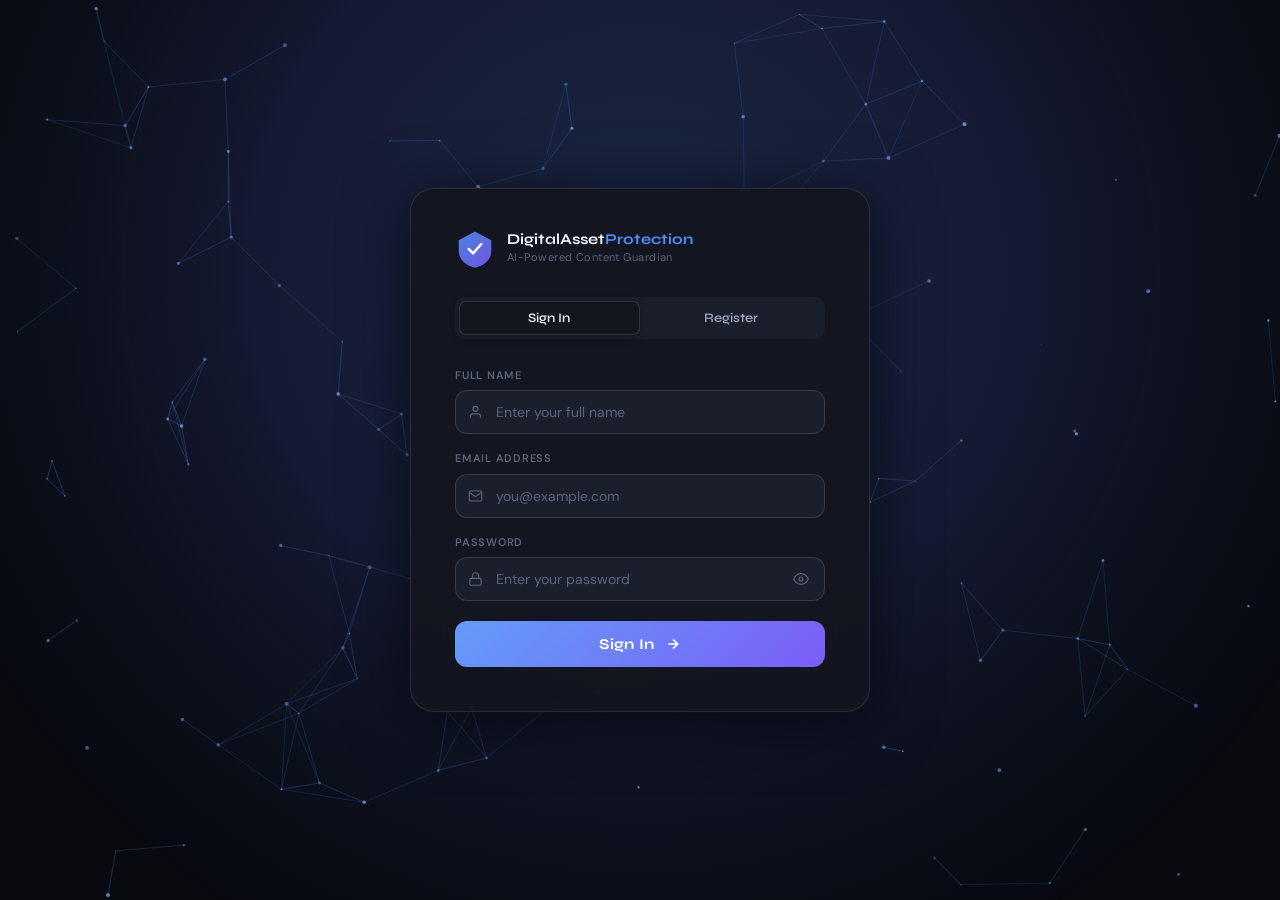
<file: frontend/index.html>
<!DOCTYPE html>
<html lang="en">
<head>
  <meta charset="UTF-8" />
  <meta name="viewport" content="width=device-width, initial-scale=1.0" />
  <title>DigitalAsset Protection — Login</title>
  <link rel="stylesheet" href="css/global.css" />
  <link rel="stylesheet" href="css/login.css" />
  <link rel="preconnect" href="https://fonts.googleapis.com" />
  <link href="https://fonts.googleapis.com/css2?family=Syne:wght@400;600;700;800&family=DM+Sans:wght@300;400;500&display=swap" rel="stylesheet" />
</head>
<body>
  <div class="login-bg"><canvas id="bg-canvas"></canvas></div>

  <main class="login-wrap">
    <div class="login-card">

      <div class="brand">
        <div class="brand-logo">
          <svg viewBox="0 0 32 32" fill="none">
            <path d="M16 2L3 9v9c0 6.075 5.57 11.465 13 13 7.43-1.535 13-6.925 13-13V9L16 2z" fill="url(#lg1)" opacity="0.9"/>
            <path d="M11 16l3.5 3.5L21 12" stroke="#fff" stroke-width="2" stroke-linecap="round" stroke-linejoin="round"/>
            <defs><linearGradient id="lg1" x1="3" y1="2" x2="29" y2="31" gradientUnits="userSpaceOnUse"><stop stop-color="#4f8ef7"/><stop offset="1" stop-color="#7c5df7"/></linearGradient></defs>
          </svg>
        </div>
        <div class="brand-text">
          <span class="brand-name">DigitalAsset<em>Protection</em></span>
          <span class="brand-tagline">AI-Powered Content Guardian</span>
        </div>
      </div>

      <!-- Tabs -->
      <div class="auth-tabs">
        <button class="tab active" id="tab-login" onclick="switchTab('login')">Sign In</button>
        <button class="tab" id="tab-register" onclick="switchTab('register')">Register</button>
        <div class="tab-indicator" id="tab-indicator"></div>
      </div>

      <!-- LOGIN FORM -->
      <form class="auth-form" id="form-login" onsubmit="handleLogin(event)">
        <div class="field-group">
          <label>Full Name</label>
          <div class="input-wrap">
            <svg class="input-icon" viewBox="0 0 24 24" fill="none" stroke="currentColor" stroke-width="1.8"><path d="M20 21v-2a4 4 0 00-4-4H8a4 4 0 00-4 4v2"/><circle cx="12" cy="7" r="4"/></svg>
            <input type="text" id="login-name" placeholder="Enter your full name" autocomplete="name" required />
          </div>
        </div>
        <div class="field-group">
          <label>Email Address</label>
          <div class="input-wrap">
            <svg class="input-icon" viewBox="0 0 24 24" fill="none" stroke="currentColor" stroke-width="1.8"><path d="M4 4h16c1.1 0 2 .9 2 2v12c0 1.1-.9 2-2 2H4c-1.1 0-2-.9-2-2V6c0-1.1.9-2 2-2z"/><polyline points="22,6 12,13 2,6"/></svg>
            <input type="email" id="login-email" placeholder="you@example.com" autocomplete="email" required />
          </div>
        </div>
        <div class="field-group">
          <label>Password</label>
          <div class="input-wrap">
            <svg class="input-icon" viewBox="0 0 24 24" fill="none" stroke="currentColor" stroke-width="1.8"><rect x="3" y="11" width="18" height="11" rx="2"/><path d="M7 11V7a5 5 0 0110 0v4"/></svg>
            <input type="password" id="login-password" placeholder="Enter your password" autocomplete="current-password" required />
            <button type="button" class="eye-btn" onclick="togglePwd('login-password', this)">
              <svg viewBox="0 0 24 24" fill="none" stroke="currentColor" stroke-width="1.8"><path d="M1 12s4-8 11-8 11 8 11 8-4 8-11 8-11-8-11-8z"/><circle cx="12" cy="12" r="3"/></svg>
            </button>
          </div>
        </div>
        <div class="error-msg" id="login-error"></div>
        <button type="submit" class="btn-auth" id="login-btn">
          <span class="btn-text">Sign In</span>
          <div class="btn-spinner"></div>
          <svg class="btn-arrow" width="16" height="16" viewBox="0 0 24 24" fill="none" stroke="currentColor" stroke-width="2.5"><line x1="5" y1="12" x2="19" y2="12"/><polyline points="12,5 19,12 12,19"/></svg>
        </button>
      </form>

      <!-- REGISTER FORM -->
      <form class="auth-form hidden" id="form-register" onsubmit="handleRegister(event)">
        <div class="field-group">
          <label>Full Name</label>
          <div class="input-wrap">
            <svg class="input-icon" viewBox="0 0 24 24" fill="none" stroke="currentColor" stroke-width="1.8"><path d="M20 21v-2a4 4 0 00-4-4H8a4 4 0 00-4 4v2"/><circle cx="12" cy="7" r="4"/></svg>
            <input type="text" id="reg-name" placeholder="Your full name" required />
          </div>
        </div>
        <div class="field-group">
          <label>Email Address</label>
          <div class="input-wrap">
            <svg class="input-icon" viewBox="0 0 24 24" fill="none" stroke="currentColor" stroke-width="1.8"><path d="M4 4h16c1.1 0 2 .9 2 2v12c0 1.1-.9 2-2 2H4c-1.1 0-2-.9-2-2V6c0-1.1.9-2 2-2z"/><polyline points="22,6 12,13 2,6"/></svg>
            <input type="email" id="reg-email" placeholder="you@example.com" required />
          </div>
        </div>
        <div class="field-group">
          <label>Password</label>
          <div class="input-wrap">
            <svg class="input-icon" viewBox="0 0 24 24" fill="none" stroke="currentColor" stroke-width="1.8"><rect x="3" y="11" width="18" height="11" rx="2"/><path d="M7 11V7a5 5 0 0110 0v4"/></svg>
            <input type="password" id="reg-password" placeholder="Create a password" required />
            <button type="button" class="eye-btn" onclick="togglePwd('reg-password', this)">
              <svg viewBox="0 0 24 24" fill="none" stroke="currentColor" stroke-width="1.8"><path d="M1 12s4-8 11-8 11 8 11 8-4 8-11 8-11-8-11-8z"/><circle cx="12" cy="12" r="3"/></svg>
            </button>
          </div>
          <div class="strength-bar"><div class="strength-fill" id="strength-fill"></div></div>
          <span class="strength-label" id="strength-label"></span>
        </div>
        <div class="field-group">
          <label>Confirm Password</label>
          <div class="input-wrap">
            <svg class="input-icon" viewBox="0 0 24 24" fill="none" stroke="currentColor" stroke-width="1.8"><rect x="3" y="11" width="18" height="11" rx="2"/><path d="M7 11V7a5 5 0 0110 0v4"/></svg>
            <input type="password" id="reg-confirm" placeholder="Repeat your password" required />
          </div>
        </div>
        <div class="error-msg" id="reg-error"></div>
        <div class="success-msg" id="reg-success"></div>
        <button type="submit" class="btn-auth" id="reg-btn">
          <span class="btn-text">Create Account</span>
          <div class="btn-spinner"></div>
          <svg class="btn-arrow" width="16" height="16" viewBox="0 0 24 24" fill="none" stroke="currentColor" stroke-width="2.5"><line x1="5" y1="12" x2="19" y2="12"/><polyline points="12,5 19,12 12,19"/></svg>
        </button>
      </form>

    </div>
  </main>

  <script src="js/auth.js"></script>
  <script src="js/bg-effect.js"></script>
</body>
</html>
</file>
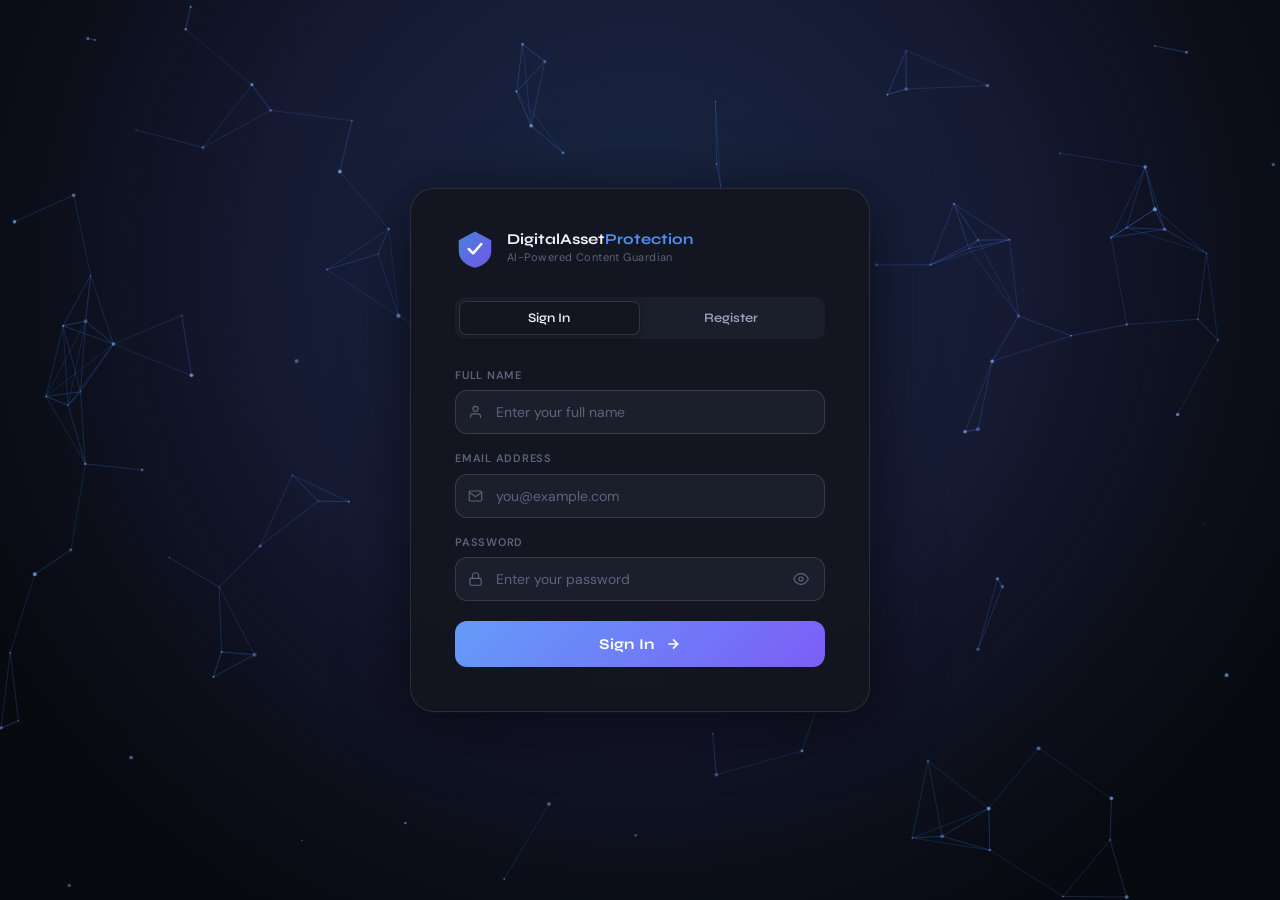
<file: frontend/pages/alerts.html>
<!DOCTYPE html>
<html lang="en">
<head>
  <meta charset="UTF-8" />
  <meta name="viewport" content="width=device-width, initial-scale=1.0" />
  <title>DigitalAsset Protection — Alerts</title>
  <link rel="stylesheet" href="../css/global.css" />
  <link rel="stylesheet" href="../css/alerts.css" />
  <link rel="preconnect" href="https://fonts.googleapis.com" />
  <link href="https://fonts.googleapis.com/css2?family=Syne:wght@400;600;700;800&family=DM+Sans:wght@300;400;500&display=swap" rel="stylesheet" />
</head>
<body>

<header class="topbar">
  <div class="topbar-left">
    <div class="topbar-logo">
      <svg viewBox="0 0 32 32" fill="none"><path d="M16 2L3 9v9c0 6.075 5.57 11.465 13 13 7.43-1.535 13-6.925 13-13V9L16 2z" fill="url(#tl1)" opacity="0.9"/><path d="M11 16l3.5 3.5L21 12" stroke="#fff" stroke-width="2" stroke-linecap="round" stroke-linejoin="round"/><defs><linearGradient id="tl1" x1="3" y1="2" x2="29" y2="31" gradientUnits="userSpaceOnUse"><stop stop-color="#4f8ef7"/><stop offset="1" stop-color="#7c5df7"/></linearGradient></defs></svg>
    </div>
    <span class="topbar-title">DigitalAsset<em>Protection</em></span>
  </div>
  <nav class="topbar-nav">
    <a href="upload.html" class="nav-link">Dashboard</a>
    <a href="alerts.html" class="nav-link active">Alerts</a>
    <a href="graph.html"  class="nav-link">Asset Graph</a>
  </nav>
  <div class="topbar-right">
    <div class="user-chip">
      <div class="avatar" id="user-avatar">U</div>
      <div class="user-info">
        <span class="user-name" id="user-name">User</span>
        <span class="user-email" id="user-email">email</span>
      </div>
    </div>
    <button class="btn-logout" onclick="logout()">Sign out</button>
  </div>
</header>

<main class="alerts-main">

  <!-- Hero -->
  <div class="alerts-hero">
    <div class="alerts-hero-inner">
      <div class="hero-left">
        <h1>Infringement Alerts</h1>
        <p>Real-time monitoring of your protected digital assets</p>
      </div>
      <div class="hero-stats" id="hero-stats">
        <div class="hero-stat">
          <span class="hero-stat-n" id="stat-total">—</span>
          <span class="hero-stat-l">Total Alerts</span>
        </div>
        <div class="hero-stat-divider"></div>
        <div class="hero-stat">
          <span class="hero-stat-n red" id="stat-high">—</span>
          <span class="hero-stat-l">High Risk</span>
        </div>
        <div class="hero-stat-divider"></div>
        <div class="hero-stat">
          <span class="hero-stat-n yellow" id="stat-medium">—</span>
          <span class="hero-stat-l">Medium Risk</span>
        </div>
      </div>
    </div>
  </div>

  <!-- Filter bar -->
  <div class="filter-bar">
    <div class="filter-bar-inner">
      <div class="filter-tabs">
        <button class="filter-tab active" onclick="filterAlerts('ALL', this)">All</button>
        <button class="filter-tab" onclick="filterAlerts('HIGH', this)">
          <span class="dot red"></span> High Risk
        </button>
        <button class="filter-tab" onclick="filterAlerts('MEDIUM', this)">
          <span class="dot yellow"></span> Medium Risk
        </button>
        <button class="filter-tab" onclick="filterAlerts('LOW', this)">
          <span class="dot green"></span> Low Risk
        </button>
      </div>
      <button class="btn-refresh" onclick="loadAlerts()">
        <svg width="14" height="14" viewBox="0 0 24 24" fill="none" stroke="currentColor" stroke-width="2.5"><polyline points="1,4 1,10 7,10"/><path d="M3.51 15a9 9 0 102.13-9.36L1 10"/></svg>
        Refresh
      </button>
    </div>
  </div>

  <!-- Alerts body -->
  <div class="alerts-body">
    <div class="alerts-grid" id="alerts-grid">
      <!-- populated by JS -->
    </div>
    <div class="alerts-empty" id="alerts-empty" style="display:none">
      <div class="empty-icon">
        <svg width="36" height="36" viewBox="0 0 24 24" fill="none" stroke="currentColor" stroke-width="1.5"><path d="M12 22s8-4 8-10V5l-8-3-8 3v7c0 6 8 10 8 10z"/><polyline points="9,12 11,14 15,10"/></svg>
      </div>
      <h3>No alerts found</h3>
      <p>Your assets are safe — no infringements detected.</p>
    </div>
    <div class="alerts-loading" id="alerts-loading">
      <div class="loading-spinner"></div>
      <span>Loading alerts...</span>
    </div>
  </div>

</main>

<!-- Toast -->
<div class="toast" id="toast"></div>

<script src="../js/auth.js"></script>
<script src="../js/alerts.js"></script>
</body>
</html>
</file>
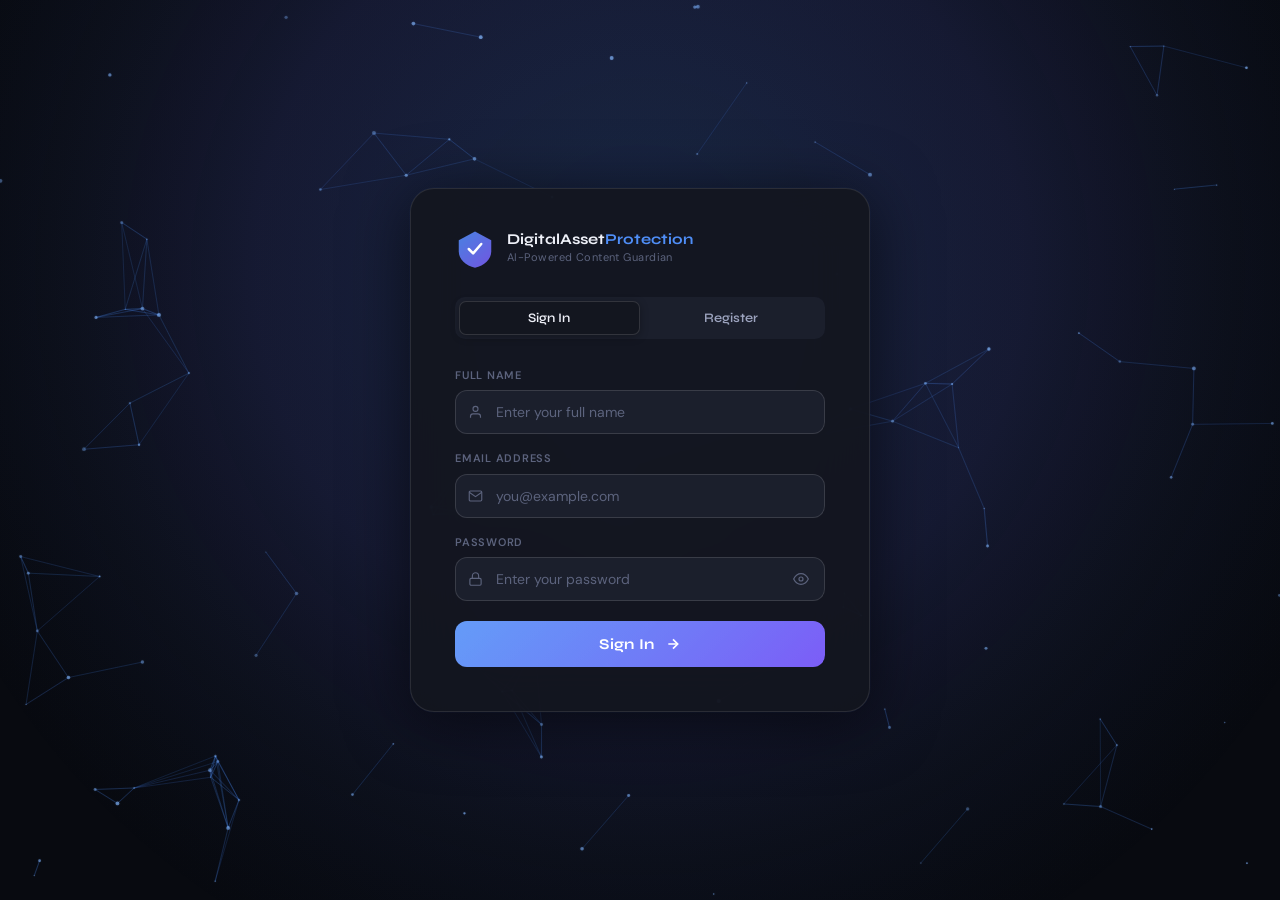
<file: frontend/pages/results.html>
<!DOCTYPE html>
<html lang="en">
<head>
  <meta charset="UTF-8" />
  <meta name="viewport" content="width=device-width, initial-scale=1.0" />
  <title>DigitalAsset Protection — Match Results</title>
  <link rel="stylesheet" href="../css/global.css" />
  <link rel="stylesheet" href="../css/results.css" />
  <link rel="preconnect" href="https://fonts.googleapis.com" />
  <link href="https://fonts.googleapis.com/css2?family=Syne:wght@400;600;700;800&family=DM+Sans:wght@300;400;500&display=swap" rel="stylesheet" />
</head>
<body>

  <!-- Topbar -->
  <header class="topbar">
    <div class="topbar-left">
      <div class="topbar-logo">
        <svg viewBox="0 0 32 32" fill="none"><path d="M16 2L3 9v9c0 6.075 5.57 11.465 13 13 7.43-1.535 13-6.925 13-13V9L16 2z" fill="url(#tl2)" opacity="0.9"/><path d="M11 16l3.5 3.5L21 12" stroke="#fff" stroke-width="2" stroke-linecap="round" stroke-linejoin="round"/><defs><linearGradient id="tl2" x1="3" y1="2" x2="29" y2="31" gradientUnits="userSpaceOnUse"><stop stop-color="#4f8ef7"/><stop offset="1" stop-color="#7c5df7"/></linearGradient></defs></svg>
      </div>
      <span class="topbar-title">DigitalAsset<em>Protection</em></span>
    </div>
    <nav class="topbar-nav">
      <a href="upload.html" class="nav-link">Upload</a>
      <a href="results.html" class="nav-link active">Results</a>
    </nav>
    <div class="topbar-right">
      <div class="user-chip">
        <div class="avatar" id="user-avatar">U</div>
        <div class="user-info">
          <span class="user-name" id="user-name">User</span>
          <span class="user-email" id="user-email">email</span>
        </div>
      </div>
      <button class="btn-logout" onclick="logout()">Sign out</button>
    </div>
  </header>

  <main class="results-main">

    <!-- Page header -->
    <div class="results-hero">
      <div class="results-hero-inner">
        <div class="breadcrumb">
          <a href="upload.html">← Back to Upload</a>
        </div>
        <h1 id="results-title">Match Analysis Complete</h1>
        <p id="results-desc" class="results-desc">Scanning results from the protected asset database</p>
      </div>
    </div>

    <div class="results-body">

      <!-- Uploaded asset card -->
      <div class="asset-origin-card" id="asset-origin-card">
        <div class="origin-label">Your uploaded asset</div>
        <div class="origin-inner">
          <div class="origin-thumb-wrap">
            <img id="origin-thumb" src="" alt="Your asset" />
          </div>
          <div class="origin-details">
            <h3 id="origin-filename">image.jpg</h3>
            <div class="origin-meta">
              <div class="meta-row">
                <span class="meta-key">Stored at</span>
                <a id="origin-url" href="#" class="meta-val link" target="_blank">—</a>
              </div>
              <div class="meta-row">
                <span class="meta-key">DNA Length</span>
                <span id="origin-dna" class="meta-val">—</span>
              </div>
              <div class="meta-row">
                <span class="meta-key">Status</span>
                <span class="meta-val"><span class="badge badge-success" id="origin-status">Asset Protected</span></span>
              </div>
            </div>
          </div>
        </div>
      </div>

      <!-- Match summary banner -->
      <div class="match-summary" id="match-summary">
        <div class="summary-stat" id="stat-total">
          <span class="stat-num">0</span>
          <span class="stat-lbl">Matches Found</span>
        </div>
        <div class="summary-divider"></div>
        <div class="summary-stat" id="stat-top">
          <span class="stat-num">—</span>
          <span class="stat-lbl">Top Match %</span>
        </div>
      </div>

      <!-- Match list -->
      <div class="matches-section">
        <div class="matches-header">
          <h2>Database Matches</h2>
          <p id="matches-subtext">Ordered by similarity score</p>
        </div>
        <div class="match-list" id="match-list">
          <!-- populated by JS -->
        </div>
      </div>

      <!-- No matches state -->
      <div class="no-matches-card" id="no-matches-card" style="display:none">
        <div class="no-match-icon">
          <svg width="40" height="40" viewBox="0 0 24 24" fill="none" stroke="currentColor" stroke-width="1.5"><path d="M12 22s8-4 8-10V5l-8-3-8 3v7c0 6 8 10 8 10z"/><polyline points="9,12 11,14 15,10"/></svg>
        </div>
        <h3>No matches found</h3>
        <p>Your asset appears to be original. No similar content was detected in the protected database.</p>
        <a href="upload.html" class="btn-secondary">Upload another asset</a>
      </div>

      <div class="results-footer">
        <a href="upload.html" class="btn-secondary">← Upload another asset</a>
      </div>

    </div>
  </main>

  <script src="../js/auth.js"></script>
  <script src="../js/results.js"></script>
</body>
</html>
</file>
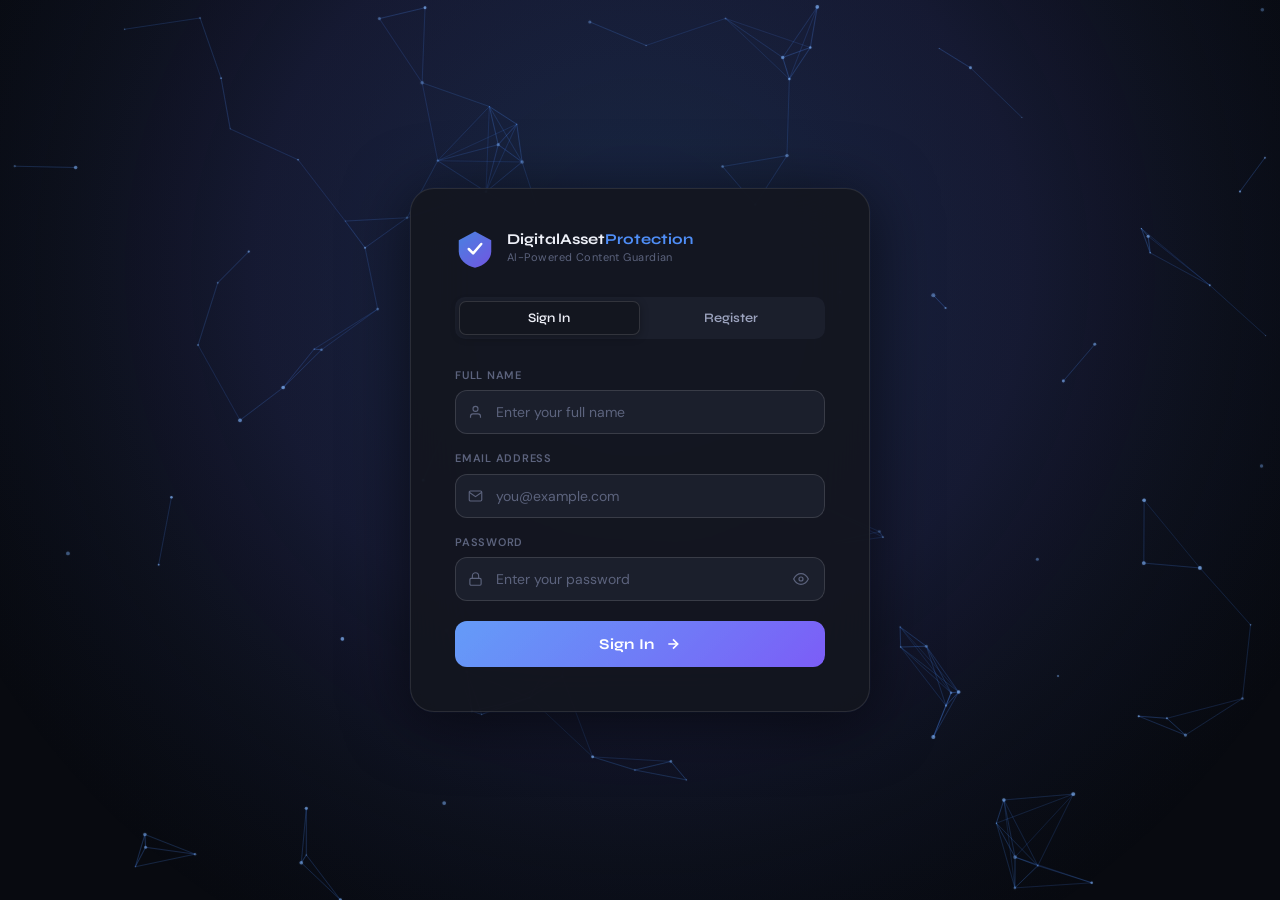
<file: frontend/pages/upload.html>
<!DOCTYPE html>
<html lang="en">
<head>
  <meta charset="UTF-8"/>
  <meta name="viewport" content="width=device-width, initial-scale=1.0"/>
  <title>DigitalAsset Protection — Dashboard</title>
  <link rel="stylesheet" href="../css/global.css"/>
  <link rel="stylesheet" href="../css/dashboard.css"/>
  <link rel="preconnect" href="https://fonts.googleapis.com"/>
  <link href="https://fonts.googleapis.com/css2?family=Syne:wght@400;600;700;800&family=DM+Sans:wght@300;400;500&display=swap" rel="stylesheet"/>
</head>
<body>

<header class="topbar">
  <div class="topbar-left">
    <div class="topbar-logo">
      <svg viewBox="0 0 32 32" fill="none"><path d="M16 2L3 9v9c0 6.075 5.57 11.465 13 13 7.43-1.535 13-6.925 13-13V9L16 2z" fill="url(#tl1)" opacity="0.9"/><path d="M11 16l3.5 3.5L21 12" stroke="#fff" stroke-width="2" stroke-linecap="round" stroke-linejoin="round"/><defs><linearGradient id="tl1" x1="3" y1="2" x2="29" y2="31" gradientUnits="userSpaceOnUse"><stop stop-color="#4f8ef7"/><stop offset="1" stop-color="#7c5df7"/></linearGradient></defs></svg>
    </div>
    <span class="topbar-title">DigitalAsset<em>Protection</em></span>
  </div>
  <nav class="topbar-nav">
    <a href="upload.html"  class="nav-link active">Dashboard</a>
    <a href="alerts.html"  class="nav-link">Alerts</a>
    <a href="graph.html"   class="nav-link">Asset Graph</a>
  </nav>
  <div class="topbar-right">
    <div class="user-chip">
      <div class="avatar" id="user-avatar">U</div>
      <div class="user-info">
        <span class="user-name" id="user-name">User</span>
        <span class="user-email" id="user-email">email</span>
      </div>
    </div>
    <button class="btn-logout" onclick="logout()">Sign out</button>
  </div>
</header>

<main class="dash-layout">

  <!-- ══ LEFT ══ -->
  <aside class="dash-left">

    <div class="profile-card">
      <div class="profile-avatar" id="profile-avatar">U</div>
      <div class="profile-info">
        <h3 id="profile-name">User</h3>
        <p id="profile-email">email</p>
      </div>
      <span class="profile-badge">Active</span>
    </div>

    <div class="stats-row">
      <div class="stat-box"><span class="stat-n" id="stat-total">0</span><span class="stat-l">Uploads</span></div>
      <div class="stat-box"><span class="stat-n" id="stat-protected">0</span><span class="stat-l">Protected</span></div>
    </div>

    <!-- Quick Actions — endpoint buttons -->
    <div class="quick-actions">
      <div class="qa-label">Quick Actions</div>

      <button class="qa-btn" onclick="callAlerts()">
        <div class="qa-icon qa-orange">
          <svg viewBox="0 0 24 24" fill="none" stroke="currentColor" stroke-width="1.8"><path d="M18 8A6 6 0 006 8c0 7-3 9-3 9h18s-3-2-3-9"/><path d="M13.73 21a2 2 0 01-3.46 0"/></svg>
        </div>
        <div class="qa-info"><span class="qa-title">View Alerts</span></div>
        <svg class="qa-arrow" viewBox="0 0 24 24" fill="none" stroke="currentColor" stroke-width="2"><polyline points="9,18 15,12 9,6"/></svg>
      </button>

      <button class="qa-btn" onclick="callGraph()">
        <div class="qa-icon qa-purple">
          <svg viewBox="0 0 24 24" fill="none" stroke="currentColor" stroke-width="1.8"><line x1="18" y1="20" x2="18" y2="10"/><line x1="12" y1="20" x2="12" y2="4"/><line x1="6" y1="20" x2="6" y2="14"/><line x1="2" y1="20" x2="22" y2="20"/></svg>
        </div>
        <div class="qa-info"><span class="qa-title">Asset Graph</span></div>
        <svg class="qa-arrow" viewBox="0 0 24 24" fill="none" stroke="currentColor" stroke-width="2"><polyline points="9,18 15,12 9,6"/></svg>
      </button>

      <button class="qa-btn" onclick="callVerifyOwnership()">
        <div class="qa-icon qa-green">
          <svg viewBox="0 0 24 24" fill="none" stroke="currentColor" stroke-width="1.8"><path d="M12 22s8-4 8-10V5l-8-3-8 3v7c0 6 8 10 8 10z"/><polyline points="9,12 11,14 15,10"/></svg>
        </div>
        <div class="qa-info"><span class="qa-title">Verify Ownership</span></div>
        <svg class="qa-arrow" viewBox="0 0 24 24" fill="none" stroke="currentColor" stroke-width="2"><polyline points="9,18 15,12 9,6"/></svg>
      </button>

      <button class="qa-btn" onclick="callTakedownGenerate()">
        <div class="qa-icon qa-red">
          <svg viewBox="0 0 24 24" fill="none" stroke="currentColor" stroke-width="1.8"><path d="M14 2H6a2 2 0 00-2 2v16a2 2 0 002 2h12a2 2 0 002-2V8z"/><polyline points="14,2 14,8 20,8"/><line x1="16" y1="13" x2="8" y2="13"/><line x1="16" y1="17" x2="8" y2="17"/><polyline points="10,9 9,9 8,9"/></svg>
        </div>
        <div class="qa-info"><span class="qa-title">Generate Takedown</span></div>
        <svg class="qa-arrow" viewBox="0 0 24 24" fill="none" stroke="currentColor" stroke-width="2"><polyline points="9,18 15,12 9,6"/></svg>
      </button>

      <button class="qa-btn" onclick="callSendTakedown()">
        <div class="qa-icon qa-blue">
          <svg viewBox="0 0 24 24" fill="none" stroke="currentColor" stroke-width="1.8"><line x1="22" y1="2" x2="11" y2="13"/><polygon points="22,2 15,22 11,13 2,9"/></svg>
        </div>
        <div class="qa-info"><span class="qa-title">Send Takedown Email</span></div>
        <svg class="qa-arrow" viewBox="0 0 24 24" fill="none" stroke="currentColor" stroke-width="2"><polyline points="9,18 15,12 9,6"/></svg>
      </button>
    </div>

    <!-- History -->
    <div class="history-card">
      <div class="history-header">
        <span class="history-title">Upload History</span>
        <button class="btn-reset" onclick="resetHistory()">
          <svg width="11" height="11" viewBox="0 0 24 24" fill="none" stroke="currentColor" stroke-width="2.5"><polyline points="1,4 1,10 7,10"/><path d="M3.51 15a9 9 0 102.13-9.36L1 10"/></svg>
          Reset
        </button>
      </div>
      <div class="history-list" id="history-list">
        <div class="history-empty" id="history-empty">
          <svg width="22" height="22" viewBox="0 0 24 24" fill="none" stroke="currentColor" stroke-width="1.5"><rect x="3" y="3" width="18" height="18" rx="2"/><circle cx="8.5" cy="8.5" r="1.5"/><polyline points="21,15 16,10 5,21"/></svg>
          <span>No uploads yet</span>
        </div>
      </div>
    </div>

  </aside>

  <!-- ══ RIGHT ══ -->
  <section class="dash-right">
    <canvas id="bin-canvas" style="position:absolute;top:0;left:0;width:100%;height:100%;pointer-events:none;z-index:0;opacity:0.6;"></canvas>
    <div class="upload-header">
      <div>
        <h2>Upload Asset</h2>
        <p>JPG/PNG/PDF/TXT/MP4  &nbsp;&nbsp; (Max 20MB)</p>
      </div>
      <button class="btn-clear-upload" id="btn-clear-upload" onclick="clearFile()" style="display:none">
        <svg width="13" height="13" viewBox="0 0 24 24" fill="none" stroke="currentColor" stroke-width="2.5"><polyline points="1,4 1,10 7,10"/><path d="M3.51 15a9 9 0 102.13-9.36L1 10"/></svg>
        Reset Upload
      </button>
    </div>

    <div class="drop-zone" id="drop-zone"
      ondragover="event.preventDefault();document.getElementById('drop-zone').classList.add('active')"
      ondragleave="document.getElementById('drop-zone').classList.remove('active')"
      ondrop="handleDrop(event)">
      <input type="file" id="file-input" accept=".jpg,.jpeg,.webp,.heic,.mp3,.zip,.pdf,.ppt,.pptx,image/jpeg,image/webp,image/heic,audio/mpeg,application/zip,application/pdf" onchange="handleFileSelect(event)"/>

      <div class="drop-idle" id="drop-idle">
        <div class="drop-icon-wrap">
          <svg viewBox="0 0 48 48" fill="none">
            <rect width="48" height="48" rx="14" fill="url(#di1)" opacity="0.12"/>
            <path d="M24 32V18M17 25l7-7 7 7" stroke="url(#di2)" stroke-width="2.5" stroke-linecap="round" stroke-linejoin="round"/>
            <path d="M14 34h20" stroke="url(#di3)" stroke-width="2" stroke-linecap="round"/>
            <defs>
              <linearGradient id="di1" x1="0" y1="0" x2="48" y2="48"><stop stop-color="#4f8ef7"/><stop offset="1" stop-color="#7c5df7"/></linearGradient>
              <linearGradient id="di2" x1="17" y1="18" x2="31" y2="25"><stop stop-color="#4f8ef7"/><stop offset="1" stop-color="#7c5df7"/></linearGradient>
              <linearGradient id="di3" x1="14" y1="34" x2="34" y2="34"><stop stop-color="#4f8ef7"/><stop offset="1" stop-color="#7c5df7"/></linearGradient>
            </defs>
          </svg>
        </div>
        <p class="drop-title">Drag & drop your file here</p>
        <p class="drop-sub">or <span class="drop-link">browse files</span></p>
      </div>

      <div class="drop-preview" id="drop-preview" style="display:none">
        <img id="preview-img" src="" alt="preview"/>
        <div class="preview-meta">
          <div class="preview-info">
            <svg width="13" height="13" viewBox="0 0 24 24" fill="none" stroke="currentColor" stroke-width="2"><rect x="3" y="3" width="18" height="18" rx="2"/><circle cx="8.5" cy="8.5" r="1.5"/><polyline points="21,15 16,10 5,21"/></svg>
            <span id="preview-name">image.jpg</span>
          </div>
          <span id="preview-size" class="preview-size"></span>
          <!-- Status chip shown after upload -->
          <span class="status-chip" id="status-chip" style="display:none"></span>
        </div>
      </div>
    </div>

    <div class="upload-actions">
      <button class="btn-upload" id="upload-btn" disabled onclick="doUpload()">
        <svg width="17" height="17" viewBox="0 0 24 24" fill="none" stroke="currentColor" stroke-width="2.2"><path d="M21 15v4a2 2 0 01-2 2H5a2 2 0 01-2-2v-4"/><polyline points="17,8 12,3 7,8"/><line x1="12" y1="3" x2="12" y2="15"/></svg>
        <span id="upload-btn-text">Select a file</span>
        <div class="upload-spinner" id="upload-spinner"></div>
      </button>

      <!-- Check status button (appears after upload) -->
      <button class="btn-status" id="btn-check-status" style="display:none" onclick="checkStatus()">
        <svg width="15" height="15" viewBox="0 0 24 24" fill="none" stroke="currentColor" stroke-width="2"><circle cx="12" cy="12" r="10"/><polyline points="12,6 12,12 16,14"/></svg>
        Check Status
      </button>
    </div>

    <div class="status-bar" id="status-bar" style="display:none">
      <div class="step" id="step-1"><div class="step-dot"></div><span>Uploading to storage</span></div>
      <div class="step-line"></div>
      <div class="step" id="step-2"><div class="step-dot"></div><span>Generating DNA fingerprint</span></div>
      <div class="step-line"></div>
      <div class="step" id="step-3"><div class="step-dot"></div><span>Scanning database</span></div>
    </div>

    <!-- API response panel -->
    <div class="response-panel" id="response-panel" style="display:none">
      <div class="response-header">
        <span id="response-title">Response</span>
        <button class="response-close" onclick="document.getElementById('response-panel').style.display='none'">✕</button>
      </div>
      <div id="response-body" class="response-body"></div>
    </div>

    <div class="error-card" id="error-card" style="display:none">
      <svg width="15" height="15" viewBox="0 0 24 24" fill="none" stroke="currentColor" stroke-width="2"><circle cx="12" cy="12" r="10"/><line x1="12" y1="8" x2="12" y2="12"/><line x1="12" y1="16" x2="12.01" y2="16"/></svg>
      <span id="error-text">Something went wrong.</span>
    </div>

  </section>
</main>

<!-- Toast notification -->
<div class="toast" id="toast"></div>

<script src="../js/auth.js"></script>
<script src="../js/upload.js"></script>
</body>
</html>
</file>
<file: frontend/css/global.css>
/* ============================================================
   GLOBAL.CSS — DigitalAsset Protection AI
   Shared reset, tokens, topbar, typography
   ============================================================ */

@import url('https://fonts.googleapis.com/css2?family=Syne:wght@400;600;700;800&family=DM+Sans:wght@300;400;500&display=swap');

:root {
  --bg:        #080a10;
  --bg2:       #0f1219;
  --surface:   #13161f;
  --surface2:  #1b1f2c;
  --surface3:  #232839;
  --border:    rgba(255,255,255,0.07);
  --border2:   rgba(255,255,255,0.13);
  --border3:   rgba(255,255,255,0.2);

  --accent:    #4f8ef7;
  --accent2:   #7c5df7;
  --accent-glow: rgba(79,142,247,0.18);

  --text:      #eef0f8;
  --text2:     #9ca3be;
  --text3:     #5c637d;

  --success:   #2ecc8a;
  --warn:      #f7a14f;
  --danger:    #f75f5f;

  --radius-sm: 8px;
  --radius-md: 12px;
  --radius-lg: 18px;
  --radius-xl: 24px;

  --shadow: 0 4px 24px rgba(0,0,0,0.45);
  --shadow-lg: 0 8px 48px rgba(0,0,0,0.6);
}

*, *::before, *::after { box-sizing: border-box; margin: 0; padding: 0; }

html { font-size: 16px; }

body {
  background: var(--bg);
  color: var(--text);
  font-family: 'DM Sans', sans-serif;
  font-weight: 400;
  line-height: 1.6;
  min-height: 100vh;
  -webkit-font-smoothing: antialiased;
}

a { color: var(--accent); text-decoration: none; }
a:hover { text-decoration: underline; }

/* ── TOPBAR ── */
.topbar {
  position: sticky; top: 0; z-index: 100;
  height: 60px;
  background: rgba(8,10,16,0.88);
  backdrop-filter: blur(16px);
  -webkit-backdrop-filter: blur(16px);
  border-bottom: 0.5px solid var(--border2);
  display: flex; align-items: center;
  padding: 0 24px; gap: 16px;
}

.topbar-left {
  display: flex; align-items: center; gap: 10px;
  text-decoration: none;
}

.topbar-logo {
  width: 32px; height: 32px; flex-shrink: 0;
}
.topbar-logo svg { width: 100%; height: 100%; }

.topbar-title {
  font-family: 'Syne', sans-serif;
  font-size: 15px; font-weight: 700;
  color: var(--text); letter-spacing: -0.01em;
}
.topbar-title em { font-style: normal; color: var(--accent); }

.topbar-nav {
  display: flex; align-items: center; gap: 4px;
  margin-left: 24px;
}

.nav-link {
  padding: 6px 14px; border-radius: var(--radius-sm);
  font-size: 13px; font-weight: 500; color: var(--text2);
  transition: color 0.15s, background 0.15s;
}
.nav-link:hover { color: var(--text); background: var(--surface2); text-decoration: none; }
.nav-link.active { color: var(--accent); background: rgba(79,142,247,0.1); }

.topbar-right {
  margin-left: auto;
  display: flex; align-items: center; gap: 12px;
}

.user-chip {
  display: flex; align-items: center; gap: 10px;
  background: var(--surface2); border: 0.5px solid var(--border2);
  border-radius: 20px; padding: 6px 14px 6px 8px;
}

.avatar {
  width: 28px; height: 28px; border-radius: 50%;
  background: linear-gradient(135deg, var(--accent), var(--accent2));
  display: flex; align-items: center; justify-content: center;
  font-size: 11px; font-weight: 700; color: #fff;
  flex-shrink: 0;
}

.user-info { display: flex; flex-direction: column; gap: 1px; }
.user-name { font-size: 13px; font-weight: 500; color: var(--text); line-height: 1.2; }
.user-email { font-size: 11px; color: var(--text3); line-height: 1.2; }

.btn-logout {
  background: transparent;
  border: 0.5px solid var(--border2);
  border-radius: var(--radius-sm);
  padding: 7px 14px;
  color: var(--text2); font-size: 12px;
  cursor: pointer; transition: all 0.15s;
  font-family: 'DM Sans', sans-serif;
}
.btn-logout:hover { border-color: var(--border3); color: var(--text); }

/* ── BADGES ── */
.badge {
  display: inline-flex; align-items: center;
  padding: 3px 10px; border-radius: 6px;
  font-size: 11px; font-weight: 600; letter-spacing: 0.03em;
}
.badge-success {
  background: rgba(46,204,138,0.12);
  color: var(--success);
  border: 0.5px solid rgba(46,204,138,0.28);
}
.badge-warn {
  background: rgba(247,161,79,0.12);
  color: var(--warn);
  border: 0.5px solid rgba(247,161,79,0.28);
}
.badge-danger {
  background: rgba(247,95,95,0.12);
  color: var(--danger);
  border: 0.5px solid rgba(247,95,95,0.28);
}
.badge-info {
  background: rgba(79,142,247,0.12);
  color: var(--accent);
  border: 0.5px solid rgba(79,142,247,0.28);
}

/* ── SCROLLBAR ── */
::-webkit-scrollbar { width: 6px; }
::-webkit-scrollbar-track { background: transparent; }
::-webkit-scrollbar-thumb { background: var(--surface3); border-radius: 3px; }
</file>
<file: frontend/css/login.css>
/* ============================================================
   LOGIN.CSS — Sign in / Register with tabs
   ============================================================ */
body { overflow: hidden; }

.login-bg { position: fixed; inset: 0; z-index: 0; overflow: hidden; }
#bg-canvas { width: 100%; height: 100%; display: block; }

.login-wrap {
  position: relative; z-index: 1;
  display: flex; align-items: center; justify-content: center;
  min-height: 100vh; padding: 24px;
}

.login-card {
  background: rgba(19,22,31,0.9);
  backdrop-filter: blur(28px); -webkit-backdrop-filter: blur(28px);
  border: 0.5px solid rgba(255,255,255,0.1);
  border-radius: var(--radius-xl);
  padding: 40px 44px 44px;
  width: 460px; max-width: 100%;
  box-shadow: 0 8px 64px rgba(0,0,0,0.6), 0 0 0 0.5px rgba(79,142,247,0.08);
  animation: card-in 0.5s cubic-bezier(0.16,1,0.3,1) both;
}
@keyframes card-in {
  from { opacity:0; transform:translateY(28px) scale(0.97); }
  to   { opacity:1; transform:translateY(0) scale(1); }
}

/* Brand */
.brand { display:flex; align-items:center; gap:12px; margin-bottom:28px; }
.brand-logo { width:40px; height:40px; flex-shrink:0; }
.brand-logo svg { width:100%; height:100%; }
.brand-text { display:flex; flex-direction:column; gap:1px; }
.brand-name { font-family:'Syne',sans-serif; font-size:15px; font-weight:700; line-height:1.2; }
.brand-name em { font-style:normal; color:var(--accent); }
.brand-tagline { font-size:11px; color:var(--text3); letter-spacing:0.04em; }

/* Tabs */
.auth-tabs {
  display:flex; position:relative;
  background: var(--surface2); border-radius:10px;
  padding:4px; margin-bottom:28px; gap:2px;
}
.tab {
  flex:1; padding:9px; border:none; background:transparent;
  color:var(--text2); font-family:'Syne',sans-serif; font-size:13px; font-weight:600;
  border-radius:7px; cursor:pointer; transition:color 0.2s; position:relative; z-index:1;
}
.tab.active { color:var(--text); }
.tab-indicator {
  position:absolute; top:4px; bottom:4px; left:4px;
  width:calc(50% - 4px); background:var(--surface);
  border:0.5px solid var(--border2); border-radius:7px;
  transition:transform 0.25s cubic-bezier(0.34,1.56,0.64,1);
  box-shadow:0 2px 8px rgba(0,0,0,0.3);
}
.tab-indicator.right { transform:translateX(calc(100% + 2px)); }

/* Forms */
.auth-form { display:flex; flex-direction:column; gap:16px; }
.auth-form.hidden { display:none; }

.field-group { display:flex; flex-direction:column; gap:6px; }
.field-group label {
  font-size:11px; font-weight:600; color:var(--text3);
  text-transform:uppercase; letter-spacing:0.07em;
}

.input-wrap { position:relative; }
.input-icon {
  position:absolute; left:13px; top:50%; transform:translateY(-50%);
  width:15px; height:15px; stroke:var(--text3); pointer-events:none;
  transition:stroke 0.2s;
}
.input-wrap:focus-within .input-icon { stroke:var(--accent); }

.input-wrap input {
  width:100%; background:var(--surface2); border:0.5px solid var(--border2);
  border-radius:var(--radius-md); padding:12px 44px 12px 40px;
  color:var(--text); font-family:'DM Sans',sans-serif; font-size:14px;
  outline:none; transition:border-color 0.2s, background 0.2s, box-shadow 0.2s;
}
.input-wrap input:focus {
  border-color:var(--accent); background:var(--surface3);
  box-shadow:0 0 0 3px rgba(79,142,247,0.1);
}
.input-wrap input::placeholder { color:var(--text3); }
.input-wrap input.err { border-color:var(--danger); box-shadow:0 0 0 3px rgba(247,95,95,0.1); animation:shake 0.4s ease; }
@keyframes shake {
  0%,100%{transform:translateX(0)}20%{transform:translateX(-6px)}40%{transform:translateX(6px)}60%{transform:translateX(-4px)}80%{transform:translateX(4px)}
}

/* Eye / show-password button */
.eye-btn {
  position:absolute; right:12px; top:50%; transform:translateY(-50%);
  background:transparent; border:none; cursor:pointer; padding:4px;
  color:var(--text3); display:flex; align-items:center;
  transition:color 0.15s;
}
.eye-btn:hover { color:var(--text); }
.eye-btn svg { width:16px; height:16px; stroke:currentColor; }

/* Password strength */
.strength-bar {
  height:3px; background:var(--surface3); border-radius:2px;
  margin-top:6px; overflow:hidden;
}
.strength-fill {
  height:100%; border-radius:2px; width:0%;
  transition:width 0.4s ease, background 0.4s ease;
}
.strength-label { font-size:11px; color:var(--text3); margin-top:3px; }

/* Error / success */
.error-msg {
  font-size:12.5px; color:var(--danger);
  background:rgba(247,95,95,0.08); border:0.5px solid rgba(247,95,95,0.25);
  border-radius:var(--radius-sm); padding:10px 13px;
  display:none; animation:fade-in 0.2s ease;
}
.success-msg {
  font-size:12.5px; color:var(--success);
  background:rgba(46,204,138,0.08); border:0.5px solid rgba(46,204,138,0.25);
  border-radius:var(--radius-sm); padding:10px 13px;
  display:none; animation:fade-in 0.2s ease;
}
@keyframes fade-in { from{opacity:0;transform:translateY(-4px)} to{opacity:1;transform:none} }

/* Auth button */
.btn-auth {
  display:flex; align-items:center; justify-content:center; gap:10px;
  padding:14px; margin-top:4px;
  background:linear-gradient(135deg,var(--accent) 0%,var(--accent2) 100%);
  border:none; border-radius:var(--radius-md); color:#fff;
  font-family:'Syne',sans-serif; font-size:15px; font-weight:700;
  cursor:pointer; letter-spacing:0.02em;
  transition:opacity 0.2s, transform 0.15s, box-shadow 0.2s;
  position:relative; overflow:hidden;
}
.btn-auth::before {
  content:''; position:absolute; inset:0;
  background:linear-gradient(135deg,rgba(255,255,255,0.12),transparent);
}
.btn-auth:hover { opacity:0.92; transform:translateY(-1px); box-shadow:0 6px 24px rgba(79,142,247,0.35); }
.btn-auth:active { transform:scale(0.98); }
.btn-auth:disabled { opacity:0.5; cursor:not-allowed; transform:none; }

.btn-spinner {
  width:16px; height:16px;
  border:2px solid rgba(255,255,255,0.3); border-top-color:#fff;
  border-radius:50%; animation:spin 0.7s linear infinite; display:none;
}
@keyframes spin { to{transform:rotate(360deg)} }
.btn-arrow { transition:transform 0.2s; }
.btn-auth:hover .btn-arrow { transform:translateX(3px); }
</file>
<file: frontend/css/alerts.css>
/* ============================================================
   ALERTS.CSS
   ============================================================ */

.alerts-main { min-height: calc(100vh - 60px); }

/* ── Hero ── */
.alerts-hero {
  background: var(--bg2);
  border-bottom: 0.5px solid var(--border);
  padding: 28px 40px;
}
.alerts-hero-inner {
  max-width: 1000px; margin: 0 auto;
  display: flex; align-items: center; justify-content: space-between; gap: 24px;
}
.hero-left h1 {
  font-family: 'Syne', sans-serif;
  font-size: 26px; font-weight: 800;
  letter-spacing: -0.02em; margin-bottom: 4px;
}
.hero-left p { font-size: 13px; color: var(--text2); }

.hero-stats {
  display: flex; align-items: center; gap: 0;
  background: var(--surface); border: 0.5px solid var(--border2);
  border-radius: var(--radius-lg); overflow: hidden;
}
.hero-stat {
  padding: 14px 24px;
  display: flex; flex-direction: column; align-items: center; gap: 3px;
  text-align: center;
}
.hero-stat-divider { width: 0.5px; background: var(--border2); align-self: stretch; }
.hero-stat-n {
  font-family: 'Syne', sans-serif; font-size: 24px; font-weight: 800;
  color: var(--text); line-height: 1;
  animation: count-up 0.6s ease both;
}
.hero-stat-n.red    { color: var(--danger); }
.hero-stat-n.yellow { color: var(--warn); }
.hero-stat-l { font-size: 11px; color: var(--text3); font-weight: 500; }
@keyframes count-up { from { opacity:0; transform:translateY(6px); } to { opacity:1; transform:none; } }

/* ===== NAVBAR WITH BACKGROUND IMAGE ===== */
.topbar {
  position: relative;
  z-index: 2;

  /* glass base */
  background: rgba(10, 12, 18, 0.6);
  backdrop-filter: blur(5px);
  -webkit-backdrop-filter: blur(5px);

  border-bottom: 1px solid rgba(255,255,255,0.08);
  overflow: hidden; /* IMPORTANT */
}

/* ===== MAP IMAGE INSIDE HEADER ===== */
.topbar::before {
  content: "";
  position: absolute;
  inset: 0;

  background-image: url("world.jpg"); /* your image */
  background-size: cover;
  background-position: center;

  filter: grayscale(100%) contrast(2) brightness(6);
  opacity: 0.55;

  z-index: 0;
}

/* ===== BLEND OVERLAY (for readability) ===== */
.topbar::after {
  content: "";
  position: absolute;
  inset: 0;

  background: linear-gradient(
    to bottom,
    rgba(8,10,16,0.4),
    rgba(8,10,16,0.7)
  );

  z-index: 1;
}

/* ===== ENSURE CONTENT IS ABOVE ===== */
.topbar > * {
  position: relative;
  z-index: 2;
}


/* ── Filter bar ── */
.filter-bar {
  background: var(--bg2);
  border-bottom: 0.5px solid var(--border);
  padding: 0 40px;
}
.filter-bar-inner {
  max-width: 1000px; margin: 0 auto;
  display: flex; align-items: center; justify-content: space-between;
  height: 50px;
}
.filter-tabs { display: flex; gap: 2px; }
.filter-tab {
  display: flex; align-items: center; gap: 6px;
  padding: 7px 14px; border: none; background: transparent;
  color: var(--text2); font-size: 13px; font-weight: 500;
  border-radius: 8px; cursor: pointer;
  transition: background 0.15s, color 0.15s;
  font-family: 'DM Sans', sans-serif;
}
.filter-tab:hover { background: var(--surface2); color: var(--text); }
.filter-tab.active { background: var(--surface2); color: var(--text); font-weight: 600; }
.dot {
  width: 7px; height: 7px; border-radius: 50%; flex-shrink: 0;
}
.dot.red    { background: var(--danger); box-shadow: 0 0 6px rgba(247,95,95,0.6); }
.dot.yellow { background: var(--warn);   box-shadow: 0 0 6px rgba(247,161,79,0.6); }
.dot.green  { background: var(--success);box-shadow: 0 0 6px rgba(46,204,138,0.6); }

.btn-refresh {
  display: flex; align-items: center; gap: 6px;
  background: transparent; border: 0.5px solid var(--border2);
  border-radius: 8px; padding: 7px 14px;
  color: var(--text2); font-size: 12px; cursor: pointer;
  transition: all 0.2s; font-family: 'DM Sans', sans-serif;
}
.btn-refresh:hover { border-color: var(--accent); color: var(--accent); }
.btn-refresh svg { stroke: currentColor; transition: transform 0.4s; }
.btn-refresh:hover svg { transform: rotate(180deg); }

/* ── Body ── */
.alerts-body {
  max-width: 1000px; margin: 0 auto;
  padding: 28px 40px;
}

/* ── Loading ── */
.alerts-loading {
  display: flex; align-items: center; gap: 12px;
  color: var(--text2); font-size: 14px; padding: 48px 0;
  justify-content: center;
}
.loading-spinner {
  width: 20px; height: 20px;
  border: 2px solid var(--border2); border-top-color: var(--accent);
  border-radius: 50%; animation: spin 0.7s linear infinite;
}
@keyframes spin { to { transform: rotate(360deg); } }

/* ── Empty ── */
.alerts-empty {
  text-align: center; padding: 64px 24px;
  background: var(--surface); border: 0.5px solid var(--border2);
  border-radius: var(--radius-lg);
}
.empty-icon {
  width: 68px; height: 68px; margin: 0 auto 18px;
  background: rgba(46,204,138,0.1); border: 0.5px solid rgba(46,204,138,0.25);
  border-radius: 18px; display: flex; align-items: center; justify-content: center;
}
.empty-icon svg { stroke: var(--success); }
.alerts-empty h3 { font-family:'Syne',sans-serif; font-size:18px; font-weight:700; margin-bottom:6px; }
.alerts-empty p  { font-size:13px; color:var(--text2); }

/* ── Alert grid ── */
.alerts-grid { display: flex; flex-direction: column; gap: 12px; }

/* ── Alert card ── */
.alert-card {
  background: var(--surface);
  border: 0.5px solid var(--border2);
  border-radius: var(--radius-lg);
  overflow: hidden;
  transition: border-color 0.2s, transform 0.2s, box-shadow 0.2s;
  animation: slide-in 0.35s cubic-bezier(0.16,1,0.3,1) both;
  cursor: default;
}
.alert-card:hover {
  border-color: rgba(79,142,247,0.25);
  transform: translateY(-2px);
  box-shadow: 0 6px 28px rgba(0,0,0,0.3);
}
@keyframes slide-in {
  from { opacity:0; transform:translateY(16px); }
  to   { opacity:1; transform:translateY(0); }
}

/* Risk stripe on left */
.alert-card.risk-HIGH   { border-left: 3px solid var(--danger); }
.alert-card.risk-MEDIUM { border-left: 3px solid var(--warn); }
.alert-card.risk-LOW    { border-left: 3px solid var(--success); }

/* Card header */
.alert-header {
  display: flex; align-items: center; gap: 14px;
  padding: 16px 20px;
  border-bottom: 0.5px solid var(--border);
}
.alert-risk-badge {
  display: flex; align-items: center; gap: 6px;
  padding: 4px 12px; border-radius: 7px;
  font-size: 11px; font-weight: 700; letter-spacing: 0.05em;
  flex-shrink: 0;
}
.alert-risk-badge.HIGH   { background:rgba(247,95,95,0.12);  color:var(--danger); border:0.5px solid rgba(247,95,95,0.3); }
.alert-risk-badge.MEDIUM { background:rgba(247,161,79,0.12); color:var(--warn);   border:0.5px solid rgba(247,161,79,0.3); }
.alert-risk-badge.LOW    { background:rgba(46,204,138,0.12); color:var(--success);border:0.5px solid rgba(46,204,138,0.3); }
.risk-pulse {
  width: 6px; height: 6px; border-radius: 50%; flex-shrink: 0;
  animation: pulse 1.8s ease-in-out infinite;
}
.HIGH   .risk-pulse { background: var(--danger);  box-shadow: 0 0 0 0 rgba(247,95,95,0.5); }
.MEDIUM .risk-pulse { background: var(--warn);    box-shadow: 0 0 0 0 rgba(247,161,79,0.5); }
.LOW    .risk-pulse { background: var(--success);  box-shadow: 0 0 0 0 rgba(46,204,138,0.5); }
@keyframes pulse {
  0%   { transform:scale(1);   box-shadow:0 0 0 0 rgba(247,95,95,0.5); }
  70%  { transform:scale(1.1); box-shadow:0 0 0 6px rgba(247,95,95,0); }
  100% { transform:scale(1);   box-shadow:0 0 0 0 rgba(247,95,95,0); }
}

.alert-title-wrap { flex: 1; }
.alert-title-text {
  font-family: 'Syne', sans-serif; font-size: 14px; font-weight: 700;
  margin-bottom: 2px;
}
.alert-timestamp { font-size: 11px; color: var(--text3); }

.alert-similarity-wrap { text-align: right; flex-shrink: 0; }
.alert-similarity-pct {
  font-family: 'Syne', sans-serif; font-size: 22px; font-weight: 800;
  line-height: 1;
}
.HIGH   .alert-similarity-pct { color: var(--danger); }
.MEDIUM .alert-similarity-pct { color: var(--warn); }
.LOW    .alert-similarity-pct { color: var(--success); }
.alert-similarity-label { font-size: 10px; color: var(--text3); font-weight: 500; }

/* Card body — details grid */
.alert-body {
  display: grid; grid-template-columns: 1fr 1fr 1fr;
  gap: 0; padding: 0;
}
.alert-detail {
  padding: 14px 20px;
  border-right: 0.5px solid var(--border);
  border-bottom: 0.5px solid var(--border);
  display: flex; flex-direction: column; gap: 5px;
}
.alert-detail:last-child { border-right: none; }
.alert-detail-label {
  font-size: 10px; font-weight: 700; color: var(--text3);
  text-transform: uppercase; letter-spacing: 0.07em;
}
.alert-detail-value {
  font-size: 12px; color: var(--text2);
  display: flex; align-items: center; gap: 6px;
  word-break: break-all;
}
.alert-detail-value code {
  font-family: monospace; font-size: 11px;
  background: var(--surface2); padding: 2px 6px;
  border-radius: 4px; color: var(--accent);
  white-space: nowrap; overflow: hidden; text-overflow: ellipsis;
  max-width: 140px; display: inline-block;
}

/* Copy button */
.copy-btn {
  background: transparent; border: none; cursor: pointer;
  color: var(--text3); padding: 2px 4px; border-radius: 4px;
  transition: all 0.15s; flex-shrink: 0;
  display: flex; align-items: center;
}
.copy-btn:hover { color: var(--accent); background: rgba(79,142,247,0.1); }
.copy-btn svg { width: 12px; height: 12px; stroke: currentColor; }
.copy-btn.copied { color: var(--success); }

/* Similarity bar */
.alert-bar-row {
  padding: 12px 20px;
  border-top: 0.5px solid var(--border);
  display: flex; align-items: center; gap: 12px;
}
.bar-label { font-size: 11px; color: var(--text3); white-space: nowrap; }
.bar-track {
  flex: 1; height: 5px; background: var(--surface3);
  border-radius: 3px; overflow: hidden;
}
.bar-fill {
  height: 100%; border-radius: 3px; width: 0%;
  transition: width 0.9s cubic-bezier(0.16,1,0.3,1);
}
.HIGH   .bar-fill { background: linear-gradient(90deg, #f75f5f, #f7a14f); }
.MEDIUM .bar-fill { background: linear-gradient(90deg, #f7a14f, #f7d44f); }
.LOW    .bar-fill { background: linear-gradient(90deg, #2ecc8a, #4f8ef7); }
.bar-pct { font-size: 11px; color: var(--text2); font-weight: 600; min-width: 36px; text-align: right; }

/* Toast */
.toast {
  position: fixed; bottom: 24px; left: 50%;
  transform: translateX(-50%) translateY(60px);
  background: var(--surface); border: 0.5px solid var(--border2);
  border-radius: var(--radius-md); padding: 10px 20px;
  font-size: 13px; color: var(--text);
  box-shadow: var(--shadow-lg); z-index: 999;
  transition: transform 0.3s cubic-bezier(0.34,1.56,0.64,1), opacity 0.25s;
  opacity: 0; pointer-events: none;
}
.toast.show { transform: translateX(-50%) translateY(0); opacity: 1; }

@media (max-width: 700px) {
  .alerts-hero-inner { flex-direction: column; align-items: flex-start; }
  .alert-body { grid-template-columns: 1fr; }
  .alerts-body { padding: 20px; }
  .filter-bar { padding: 0 20px; }
}
</file>
<file: frontend/css/results.css>
/* ============================================================
   RESULTS.CSS
   ============================================================ */

.results-main {
  min-height: calc(100vh - 60px);
}

/* Hero */
.results-hero {
  background: var(--bg2);
  border-bottom: 0.5px solid var(--border);
  padding: 32px 40px;
}
.results-hero-inner { max-width: 900px; margin: 0 auto; }
.breadcrumb { margin-bottom: 12px; }
.breadcrumb a { font-size: 13px; color: var(--text2); }
.breadcrumb a:hover { color: var(--accent); }
h1 {
  font-family: 'Syne', sans-serif;
  font-size: 28px; font-weight: 800;
  letter-spacing: -0.02em; margin-bottom: 6px;
}
.results-desc { font-size: 14px; color: var(--text2); }

/* Body */
.results-body {
  max-width: 900px; margin: 0 auto;
  padding: 32px 40px;
  display: flex; flex-direction: column; gap: 24px;
}

/* Origin card */
.asset-origin-card {
  background: var(--surface);
  border: 0.5px solid var(--border2);
  border-radius: var(--radius-lg);
  overflow: hidden;
}
.origin-label {
  padding: 10px 20px;
  background: rgba(79,142,247,0.07);
  border-bottom: 0.5px solid var(--border2);
  font-size: 11px; font-weight: 700;
  text-transform: uppercase; letter-spacing: 0.08em;
  color: var(--accent);
}
.origin-inner {
  display: flex; gap: 24px; align-items: flex-start;
  padding: 22px;
}
.origin-thumb-wrap {
  width: 100px; height: 100px; flex-shrink: 0;
  border-radius: var(--radius-md); overflow: hidden;
  background: var(--surface2); border: 0.5px solid var(--border2);
}
.origin-thumb-wrap img { width: 100%; height: 100%; object-fit: cover; }
.origin-details { flex: 1; }
.origin-details h3 {
  font-family: 'Syne', sans-serif; font-size: 18px; font-weight: 700;
  margin-bottom: 14px;
}
.origin-meta { display: flex; flex-direction: column; gap: 8px; }
.meta-row { display: flex; align-items: center; gap: 16px; }
.meta-key { font-size: 11px; color: var(--text3); min-width: 80px; font-weight: 500; }
.meta-val { font-size: 13px; color: var(--text2); }
.meta-val.link { color: var(--accent); word-break: break-all; }
.meta-val.link:hover { text-decoration: underline; }

/* Summary stats */
.match-summary {
  display: flex; gap: 0;
  background: var(--surface);
  border: 0.5px solid var(--border2);
  border-radius: var(--radius-lg);
  overflow: hidden;
}
.summary-stat {
  flex: 1; padding: 22px 28px;
  display: flex; flex-direction: column; gap: 4px;
  align-items: center; text-align: center;
}
.summary-divider { width: 0.5px; background: var(--border2); flex-shrink: 0; }
.stat-num {
  font-family: 'Syne', sans-serif;
  font-size: 32px; font-weight: 800;
  color: var(--text); letter-spacing: -0.02em;
}
.stat-lbl { font-size: 12px; color: var(--text3); font-weight: 500; }

/* Matches */
.matches-section {}
.matches-header { margin-bottom: 16px; }
.matches-header h2 {
  font-family: 'Syne', sans-serif; font-size: 18px; font-weight: 700;
  margin-bottom: 3px;
}
.matches-header p, #matches-subtext { font-size: 13px; color: var(--text2); }

.match-list { display: flex; flex-direction: column; gap: 12px; }

.match-card {
  background: var(--surface);
  border: 0.5px solid var(--border2);
  border-radius: var(--radius-md);
  padding: 18px;
  display: flex; align-items: center; gap: 16px;
  transition: border-color 0.2s, transform 0.15s;
  animation: fade-up 0.3s cubic-bezier(0.16,1,0.3,1) both;
}
.match-card:hover {
  border-color: rgba(79,142,247,0.3);
  transform: translateY(-1px);
}
@keyframes fade-up {
  from { opacity: 0; transform: translateY(10px); }
  to   { opacity: 1; transform: translateY(0); }
}

.match-rank {
  width: 32px; height: 32px; border-radius: 9px;
  background: var(--surface2); border: 0.5px solid var(--border2);
  display: flex; align-items: center; justify-content: center;
  font-family: 'Syne', sans-serif;
  font-size: 12px; font-weight: 700; color: var(--text3);
  flex-shrink: 0;
}
.match-rank.rank-1 { background: rgba(79,142,247,0.15); border-color: rgba(79,142,247,0.3); color: var(--accent); }
.match-rank.rank-2 { background: rgba(124,93,247,0.1); border-color: rgba(124,93,247,0.25); color: var(--accent2); }

.match-thumb {
  width: 60px; height: 60px; border-radius: 10px;
  background: var(--surface2); border: 0.5px solid var(--border);
  overflow: hidden; flex-shrink: 0;
}
.match-thumb img { width: 100%; height: 100%; object-fit: cover; display: block; }

.match-body { flex: 1; min-width: 0; }
.match-filename {
  font-size: 14px; font-weight: 500; margin-bottom: 4px;
  white-space: nowrap; overflow: hidden; text-overflow: ellipsis;
}
.match-url {
  font-size: 11px; color: var(--accent);
  white-space: nowrap; overflow: hidden; text-overflow: ellipsis;
  margin-bottom: 10px;
}
.match-bar-track {
  height: 4px; background: var(--surface3);
  border-radius: 2px; overflow: hidden;
}
.match-bar-fill {
  height: 100%; border-radius: 2px;
  background: linear-gradient(90deg, var(--accent), var(--accent2));
  transition: width 0.8s cubic-bezier(0.16,1,0.3,1);
}

.match-score-wrap { flex-shrink: 0; text-align: right; }
.match-pct {
  font-family: 'Syne', sans-serif;
  font-size: 26px; font-weight: 800;
  letter-spacing: -0.02em; line-height: 1;
}
.match-pct.high { color: var(--success); }
.match-pct.mid  { color: var(--warn); }
.match-pct.low  { color: var(--text3); }
.score-label {
  font-size: 10px; font-weight: 600; color: var(--text3);
  text-transform: uppercase; letter-spacing: 0.05em;
  margin-top: 3px;
}

/* No matches */
.no-matches-card {
  background: var(--surface);
  border: 0.5px solid var(--border2);
  border-radius: var(--radius-lg);
  padding: 56px 32px;
  text-align: center;
}
.no-match-icon {
  width: 72px; height: 72px; margin: 0 auto 20px;
  border-radius: 20px;
  background: rgba(46,204,138,0.1);
  border: 0.5px solid rgba(46,204,138,0.25);
  display: flex; align-items: center; justify-content: center;
}
.no-match-icon svg { stroke: var(--success); }
.no-matches-card h3 {
  font-family: 'Syne', sans-serif; font-size: 20px; font-weight: 700;
  margin-bottom: 8px;
}
.no-matches-card p { font-size: 14px; color: var(--text2); margin-bottom: 24px; }

.btn-secondary {
  display: inline-flex; align-items: center; gap: 8px;
  padding: 11px 22px;
  background: transparent;
  border: 0.5px solid var(--border2);
  border-radius: var(--radius-md);
  color: var(--text); font-size: 13px; font-weight: 500;
  cursor: pointer; transition: all 0.15s;
  text-decoration: none;
}
.btn-secondary:hover { border-color: var(--border3); text-decoration: none; }

.results-footer { padding-top: 8px; }

@media (max-width: 768px) {
  .results-body { padding: 20px; }
  .origin-inner { flex-direction: column; }
  .match-summary { flex-direction: column; }
  .summary-divider { width: auto; height: 0.5px; }
}
</file>
<file: frontend/css/dashboard.css>
/* ============================================================
   DASHBOARD.CSS
   ============================================================ */

.dash-layout {
  display: grid;
  grid-template-columns: 300px 1fr;
  min-height: calc(100vh - 60px);
}

/* ══ LEFT ══ */
.dash-left {
  background: var(--bg2); border-right: 0.5px solid var(--border);
  padding: 22px 18px; display: flex; flex-direction: column; gap: 14px;
  overflow-y: auto;
}

/* Profile */
.profile-card {
  background: var(--surface); border: 0.5px solid var(--border2);
  border-radius: var(--radius-lg); padding: 18px;
  display: flex; align-items: center; gap: 12px; position: relative;
}
.profile-avatar {
  width: 46px; height: 46px; border-radius: 50%;
  background: linear-gradient(135deg, var(--accent), var(--accent2));
  display: flex; align-items: center; justify-content: center;
  font-family: 'Syne',sans-serif; font-size: 16px; font-weight: 800; color: #fff;
  flex-shrink: 0; box-shadow: 0 0 18px rgba(79,142,247,0.28);
}
.profile-info { flex: 1; min-width: 0; }
.profile-info h3 { font-family:'Syne',sans-serif; font-size:14px; font-weight:700; margin-bottom:2px; white-space:nowrap; overflow:hidden; text-overflow:ellipsis; }
.profile-info p  { font-size:11px; color:var(--text3); white-space:nowrap; overflow:hidden; text-overflow:ellipsis; }
.profile-badge {
  position:absolute; top:12px; right:12px;
  font-size:9px; font-weight:700; padding:3px 8px;
  background:rgba(46,204,138,0.12); color:var(--success);
  border:0.5px solid rgba(46,204,138,0.3); border-radius:5px;
  text-transform:uppercase; letter-spacing:0.05em;
}

/* ===== NAVBAR WITH BACKGROUND IMAGE ===== */
.topbar {
  position: relative;
  z-index: 2;

  /* glass base */
  background: rgba(10, 12, 18, 0.6);
  backdrop-filter: blur(5px);
  -webkit-backdrop-filter: blur(5px);

  border-bottom: 1px solid rgba(255,255,255,0.08);
  overflow: hidden; /* IMPORTANT */
}

/* ===== MAP IMAGE INSIDE HEADER ===== */
.topbar::before {
  content: "";
  position: absolute;
  inset: 0;

  background-image: url("world.jpg"); /* your image */
  background-size: cover;
  background-position: center;

  filter: grayscale(100%) contrast(2) brightness(6);
  opacity: 0.55;

  z-index: 0;
}

/* ===== BLEND OVERLAY (for readability) ===== */
.topbar::after {
  content: "";
  position: absolute;
  inset: 0;

  background: linear-gradient(
    to bottom,
    rgba(8,10,16,0.4),
    rgba(8,10,16,0.7)
  );

  z-index: 1;
}

/* ===== ENSURE CONTENT IS ABOVE ===== */
.topbar > * {
  position: relative;
  z-index: 2;
}

/* Stats */
.stats-row { display:grid; grid-template-columns:repeat(3,1fr); gap:8px; }
.stat-box {
  background:var(--surface); border:0.5px solid var(--border2);
  border-radius:var(--radius-md); padding:12px 8px;
  display:flex; flex-direction:column; align-items:center; gap:3px; text-align:center;
  transition: border-color 0.2s, transform 0.2s;
}
.stat-box:hover { border-color:rgba(79,142,247,0.3); transform:translateY(-1px); }
.stat-n { font-family:'Syne',sans-serif; font-size:20px; font-weight:800; color:var(--text); line-height:1; }
.stat-l { font-size:9px; color:var(--text3); font-weight:500; }

/* Quick Actions */
.quick-actions {
  background:var(--surface); border:0.5px solid var(--border2);
  border-radius:var(--radius-lg); overflow:hidden;
}
.qa-label {
  padding:11px 14px; font-size:10px; font-weight:700;
  text-transform:uppercase; letter-spacing:0.08em; color:var(--text3);
  background:var(--surface2); border-bottom:0.5px solid var(--border);
}
.qa-btn {
  display:flex; align-items:center; gap:11px; width:100%;
  padding:13px 14px; background:transparent;
  border:none; border-bottom:0.5px solid var(--border);
  cursor:pointer; transition:background 0.15s, transform 0.15s;
  text-align:left; position:relative; overflow:hidden;
}
.qa-btn:last-child { border-bottom:none; }
.qa-btn::before {
  content:''; position:absolute; left:0; top:0; bottom:0; width:0;
  background:linear-gradient(90deg,rgba(79,142,247,0.06),transparent);
  transition:width 0.25s ease;
}
.qa-btn:hover { background:var(--surface2); }
.qa-btn:hover::before { width:100%; }
.qa-btn:hover .qa-arrow { transform:translateX(3px); opacity:1; }
.qa-btn:active { transform:scale(0.98); }

.qa-icon {
  width:32px; height:32px; border-radius:9px; flex-shrink:0;
  display:flex; align-items:center; justify-content:center;
  transition:transform 0.2s;
}
.qa-btn:hover .qa-icon { transform:scale(1.08); }
.qa-icon svg { width:16px; height:16px; }
.qa-blue   { background:rgba(79,142,247,0.12); border:0.5px solid rgba(79,142,247,0.25); }
.qa-blue   svg { stroke:var(--accent); }
.qa-purple { background:rgba(124,93,247,0.12); border:0.5px solid rgba(124,93,247,0.25); }
.qa-purple svg { stroke:var(--accent2); }
.qa-green  { background:rgba(46,204,138,0.12); border:0.5px solid rgba(46,204,138,0.25); }
.qa-green  svg { stroke:var(--success); }
.qa-orange { background:rgba(247,161,79,0.12); border:0.5px solid rgba(247,161,79,0.25); }
.qa-orange svg { stroke:var(--warn); }
.qa-red    { background:rgba(247,95,95,0.12);  border:0.5px solid rgba(247,95,95,0.25); }
.qa-red    svg { stroke:var(--danger); }

.qa-info   { flex:1; display:flex; flex-direction:column; gap:1px; }
.qa-title  { font-size:12px; font-weight:600; color:var(--text); }
.qa-sub    { font-size:10px; color:var(--text3); font-family:monospace; }
.qa-arrow  { width:14px; height:14px; stroke:var(--text3); flex-shrink:0; opacity:0.4; transition:transform 0.2s, opacity 0.2s; }

/* History */
.history-card { background:var(--surface); border:0.5px solid var(--border2); border-radius:var(--radius-lg); overflow:hidden; }
.history-header {
  display:flex; align-items:center; justify-content:space-between;
  padding:11px 14px; border-bottom:0.5px solid var(--border); background:var(--surface2);
}
.history-title { font-size:10px; font-weight:700; color:var(--text2); text-transform:uppercase; letter-spacing:0.07em; }
.btn-reset {
  display:flex; align-items:center; gap:5px;
  background:transparent; border:0.5px solid var(--border2);
  border-radius:6px; padding:4px 9px;
  color:var(--text3); font-size:10px; cursor:pointer;
  transition:all 0.15s; font-family:'DM Sans',sans-serif;
}
/*comment*/
.btn-reset:hover { border-color:var(--danger); color:var(--danger); }
.btn-reset svg { stroke:currentColor; }
.history-list { padding:6px; max-height:200px; overflow-y:auto; display:flex; flex-direction:column; gap:5px; }
.history-empty { display:flex; flex-direction:column; align-items:center; gap:7px; padding:24px 16px; color:var(--text3); font-size:11px; }
.history-empty svg { stroke:var(--text3); opacity:0.4; }
.history-item {
  display:flex; align-items:center; gap:9px; padding:9px 10px;
  background:var(--surface2); border:0.5px solid var(--border);
  border-radius:var(--radius-sm); cursor:pointer; transition:border-color 0.15s;
  animation:fade-in 0.25s ease both;
}
.history-item:hover { border-color:rgba(79,142,247,0.3); }
@keyframes fade-in { from{opacity:0;transform:translateY(4px)} to{opacity:1;transform:none} }
.history-thumb { width:34px; height:34px; border-radius:6px; background:var(--surface3); overflow:hidden; flex-shrink:0; border:0.5px solid var(--border2); }
.history-thumb img { width:100%; height:100%; object-fit:cover; display:block; }
.history-meta { flex:1; min-width:0; }
.history-fname { font-size:11px; font-weight:500; white-space:nowrap; overflow:hidden; text-overflow:ellipsis; margin-bottom:2px; }
.history-time  { font-size:10px; color:var(--text3); }
.history-badge { font-size:9px; font-weight:700; padding:2px 7px; border-radius:5px; flex-shrink:0; }
.hb-match { background:rgba(247,161,79,0.12); color:var(--warn); border:0.5px solid rgba(247,161,79,0.3); }
.hb-clean { background:rgba(46,204,138,0.12); color:var(--success); border:0.5px solid rgba(46,204,138,0.3); }

/* API config */
.api-config-card { background:var(--surface); border:0.5px solid var(--border2); border-radius:var(--radius-md); padding:12px 14px; }
.api-config-card label { display:block; font-size:10px; font-weight:700; text-transform:uppercase; letter-spacing:0.08em; color:var(--text3); margin-bottom:7px; }
.api-config-card input { width:100%; background:var(--surface2); border:0.5px solid var(--border2); border-radius:7px; padding:8px 11px; color:var(--text); font-family:'DM Sans',sans-serif; font-size:12px; outline:none; }
.api-config-card input:focus { border-color:var(--accent); }
.config-hint { display:block; font-size:10px; color:var(--text3); margin-top:5px; }

/* ══ RIGHT ══ */
.dash-right { position: relative;overflow: hidden;padding:28px 32px; display:flex; flex-direction:column; gap:18px; width: 100%;max-width: none; }

.upload-header { display:flex; align-items:flex-start; justify-content:space-between; }
.upload-header h2 { font-family:'Syne',sans-serif; font-size:21px; font-weight:700; margin-bottom:3px; }
.upload-header p { font-size:12px; color:var(--text2); }

.btn-clear-upload {
  display:flex; align-items:center; gap:6px;
  background:transparent; border:0.5px solid var(--border2); border-radius:var(--radius-sm);
  padding:7px 13px; color:var(--text2); font-size:12px; cursor:pointer;
  transition:all 0.15s; font-family:'DM Sans',sans-serif; white-space:nowrap;
}
.btn-clear-upload:hover { border-color:var(--warn); color:var(--warn); }
.btn-clear-upload svg { stroke:currentColor; }


/* ✅ Add to dashboard.css */
.upload-header,
.drop-zone,
.upload-actions,
.status-bar,
.response-panel,
.error-card { 
  position: relative; 
  z-index: 1; 
}


/* Drop zone */
.drop-zone {
  border:1.5px dashed var(--border2); border-radius:var(--radius-lg);
  position:relative; overflow:hidden; cursor:pointer;
  transition:border-color 0.2s, background 0.2s, box-shadow 0.2s;
  background:var(--surface); min-height:210px;
  display:flex; align-items:center; justify-content:center;
}
.drop-zone:hover, .drop-zone.active { border-color:var(--accent); background:rgba(79,142,247,0.04); box-shadow:0 0 0 4px rgba(79,142,247,0.07); }
.drop-zone input[type=file] { position:absolute; inset:0; opacity:0; cursor:pointer; width:100%; height:100%; }
.drop-idle { display:flex; flex-direction:column; align-items:center; padding:42px 24px; text-align:center; pointer-events:none; }
.drop-icon-wrap { margin-bottom:14px; animation:float 3s ease-in-out infinite; }
@keyframes float { 0%,100%{transform:translateY(0)} 50%{transform:translateY(-6px)} }
.drop-icon-wrap svg { width:48px; height:48px; }
.drop-title { font-size:15px; font-weight:500; margin-bottom:4px; }
.drop-sub { font-size:12px; color:var(--text2); }
.drop-link { color:var(--accent); }
.drop-preview { width:100%; flex-direction:column; }
.drop-preview img { width:100%; max-height:230px; object-fit:contain; display:block; background:var(--bg2); }
.preview-meta { display:flex; align-items:center; gap:9px; padding:10px 13px; background:var(--surface2); border-top:0.5px solid var(--border2); font-size:12px; color:var(--text2); }
.preview-info { display:flex; align-items:center; gap:6px; flex:1; }
.preview-info svg { stroke:var(--accent); flex-shrink:0; }
.preview-size { font-size:11px; color:var(--text3); }
.status-chip { font-size:10px; font-weight:700; padding:2px 8px; border-radius:5px; }

/* Upload + status buttons row */
.upload-actions { display:flex; gap:10px; }
.btn-upload {
  flex:1; display:flex; align-items:center; justify-content:center; gap:10px;
  padding:14px; background:linear-gradient(135deg,var(--accent),var(--accent2));
  border:none; border-radius:var(--radius-md); color:#fff;
  font-family:'Syne',sans-serif; font-size:14px; font-weight:700;
  cursor:pointer; letter-spacing:0.02em;
  transition:opacity 0.2s, transform 0.15s, box-shadow 0.2s;
}
.btn-upload:hover:not(:disabled) { opacity:0.9; transform:translateY(-1px); box-shadow:0 6px 22px rgba(79,142,247,0.3); }
.btn-upload:disabled { background:var(--surface3); color:var(--text3); cursor:not-allowed; transform:none; box-shadow:none; }
.upload-spinner { width:15px; height:15px; border:2px solid rgba(255,255,255,0.3); border-top-color:#fff; border-radius:50%; animation:spin 0.7s linear infinite; display:none; }
@keyframes spin { to{transform:rotate(360deg)} }

.btn-status {
  display:flex; align-items:center; gap:7px;
  padding:14px 18px; background:var(--surface); border:0.5px solid var(--border2);
  border-radius:var(--radius-md); color:var(--text); font-size:13px; font-weight:500;
  cursor:pointer; transition:all 0.2s; white-space:nowrap;
  font-family:'DM Sans',sans-serif;
}
.btn-status:hover { border-color:var(--accent); color:var(--accent); box-shadow:0 0 0 3px rgba(79,142,247,0.1); }
.btn-status svg { stroke:currentColor; }

/* Steps */
.status-bar { background:var(--surface); border:0.5px solid var(--border2); border-radius:var(--radius-md); padding:14px 18px; display:flex; align-items:center; }
.step { display:flex; align-items:center; gap:7px; flex:1; }
.step-dot { width:9px; height:9px; border-radius:50%; background:var(--surface3); border:1.5px solid var(--border3); flex-shrink:0; transition:all 0.3s; }
.step-dot.active { background:var(--accent); border-color:var(--accent); box-shadow:0 0 8px rgba(79,142,247,0.5); }
.step-dot.done   { background:var(--success); border-color:var(--success); }
.step span { font-size:11px; color:var(--text2); }
.step-line { flex:1; height:1px; background:var(--border2); margin:0 6px; }

/* Response panel */
.response-panel {
  background:var(--surface); border:0.5px solid var(--border2);
  border-radius:var(--radius-md); overflow:hidden;
  animation:fade-in 0.25s ease;
}
.response-header {
  display:flex; align-items:center; justify-content:space-between;
  padding:10px 14px; background:var(--surface2); border-bottom:0.5px solid var(--border);
}
#response-title { font-size:11px; font-weight:700; color:var(--text2); text-transform:uppercase; letter-spacing:0.06em; }
.response-close { background:transparent; border:none; color:var(--text3); cursor:pointer; font-size:14px; padding:2px 6px; transition:color 0.15s; }
.response-close:hover { color:var(--danger); }
.response-body { padding:3px 14px 14px 14px; font-size:12px; color:var(--accent); font-family:monospace; line-height:1.7; max-height:220px; overflow-y:auto; white-space:pre-wrap; word-break:break-all; }

/* Error */
.error-card { display:flex; align-items:flex-start; gap:9px; padding:12px 14px; background:rgba(247,95,95,0.08); border:0.5px solid rgba(247,95,95,0.28); border-radius:var(--radius-md); color:var(--danger); font-size:12px; }
.error-card svg { flex-shrink:0; stroke:var(--danger); margin-top:1px; }

/* Toast */
.toast {
  position:fixed; bottom:28px; left:50%; transform:translateX(-50%) translateY(80px);
  background:var(--surface); border:0.5px solid var(--border2);
  border-radius:var(--radius-md); padding:12px 22px;
  font-size:13px; color:var(--text);
  box-shadow:var(--shadow-lg); z-index:999;
  transition:transform 0.35s cubic-bezier(0.34,1.56,0.64,1), opacity 0.3s;
  opacity:0; pointer-events:none; white-space:nowrap;
}
.toast.show { transform:translateX(-50%) translateY(0); opacity:1; }

@media (max-width:860px) {
  .dash-layout { grid-template-columns:1fr; }
  .dash-left { border-right:none; border-bottom:0.5px solid var(--border); }
  .dash-right { padding:22px 18px; }
}

#bin-canvas {
  position: fixed;
  top: 0;
  left: 0;
  width: 100%;
  height: 100%;
  pointer-events: none;
  z-index: 0;
  opacity: 0.4;
}
</file>
